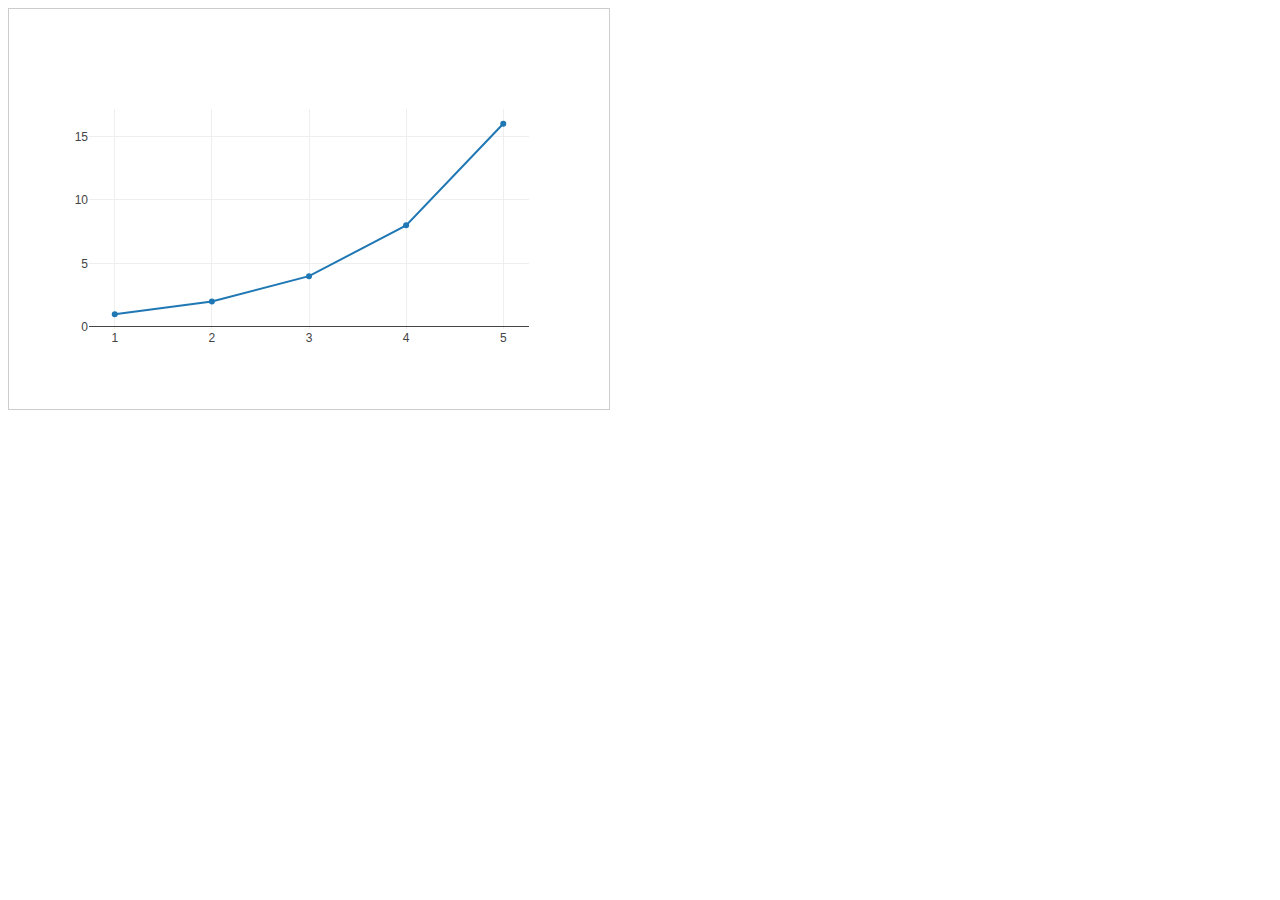
<file: 1. HelloPlotly page7~12/index.html>
<html>
    <head>
        <!-- 註解：將網頁字元編碼轉譯成 "utf-8" -->
        <meta charset="utf-8">
        <!-- 註解：網頁標題 -->
        <title>Page7~12</title>
        <!-- 註解：引入本地 style.css 程式 -->
        <link rel="stylesheet" href="style.css">
    </head>
    <body>
        <!-- 註解：在頁面中新增 id 命名為 myGraph 區塊 -->
        <div id="myGraph"></div>
        <!-- 註解：Plotly 官網連結 https://plotly.com/javascript/getting-started/ -->
        <script src="https://cdn.plot.ly/plotly-2.24.1.min.js"></script>
        <!-- 註解：引入本地 main.js 程式 -->
        <script src="main.js"></script>
    </body>
</html>
</file>
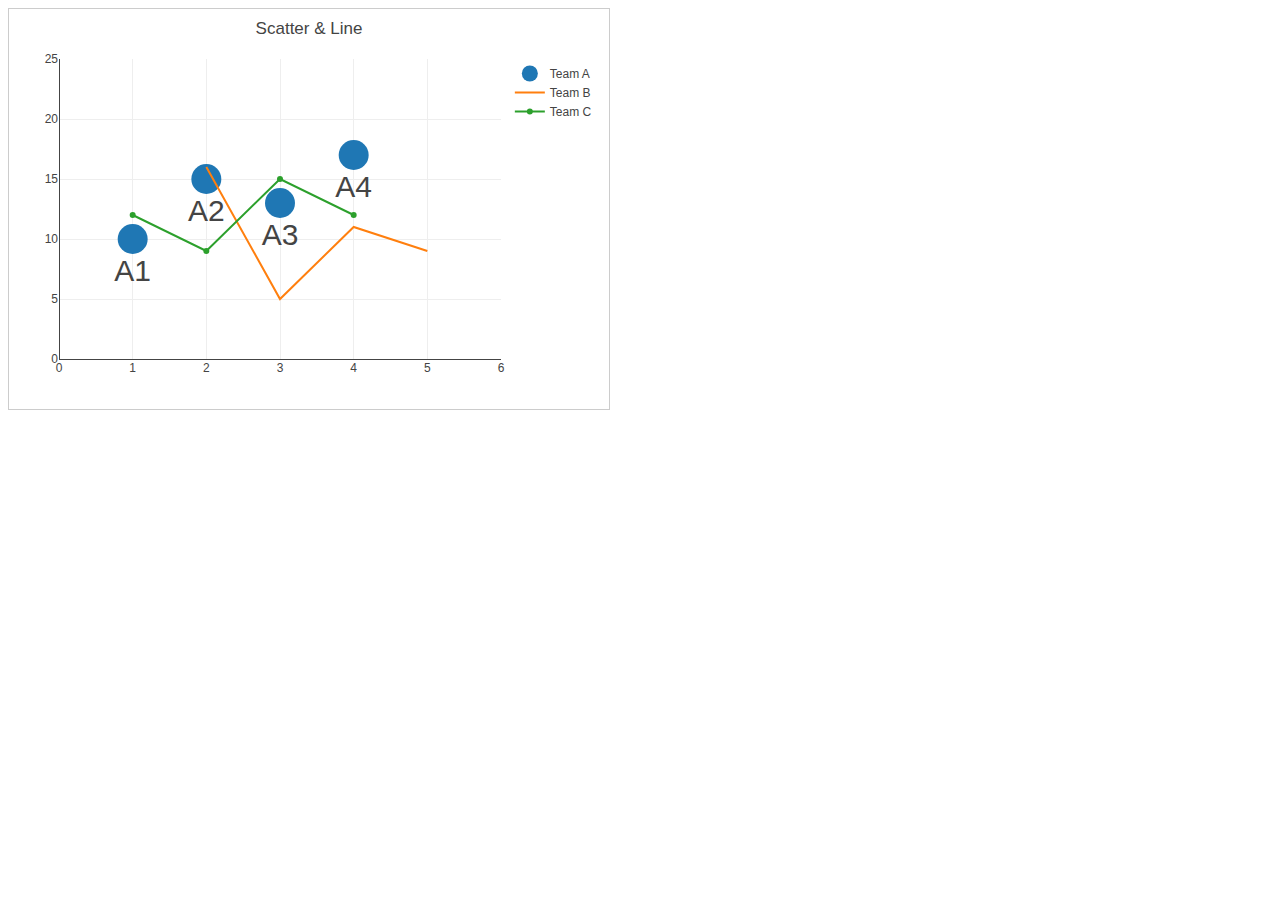
<file: 2. LineAndScatter page14~39/index.html>
<html>
    <head>
        <!-- 註解：將網頁字元編碼轉譯成 "utf-8" -->
        <meta charset="utf-8">
        <!-- 註解：網頁標題 -->
        <title>LineAndScatter page14~39</title>
        <!-- 註解：引入本地 style.css 程式 -->
        <link rel="stylesheet" href="style.css">
    </head>
    <body>
        <!-- 註解：在頁面中新增 id 命名為 myGraph 區塊 -->
        <div id="myGraph"></div>
        <!-- 註解：Plotly 官網連結 https://plotly.com/javascript/getting-started/ -->
        <script src="https://cdn.plot.ly/plotly-2.24.1.min.js"></script>
        <!-- 註解：引入本地 data.js 程式 -->
        <script src="data.js"></script>
        <!-- 註解：引入本地 main.js 程式 -->
        <script src="main.js"></script>
    </body>
</html>
</file>
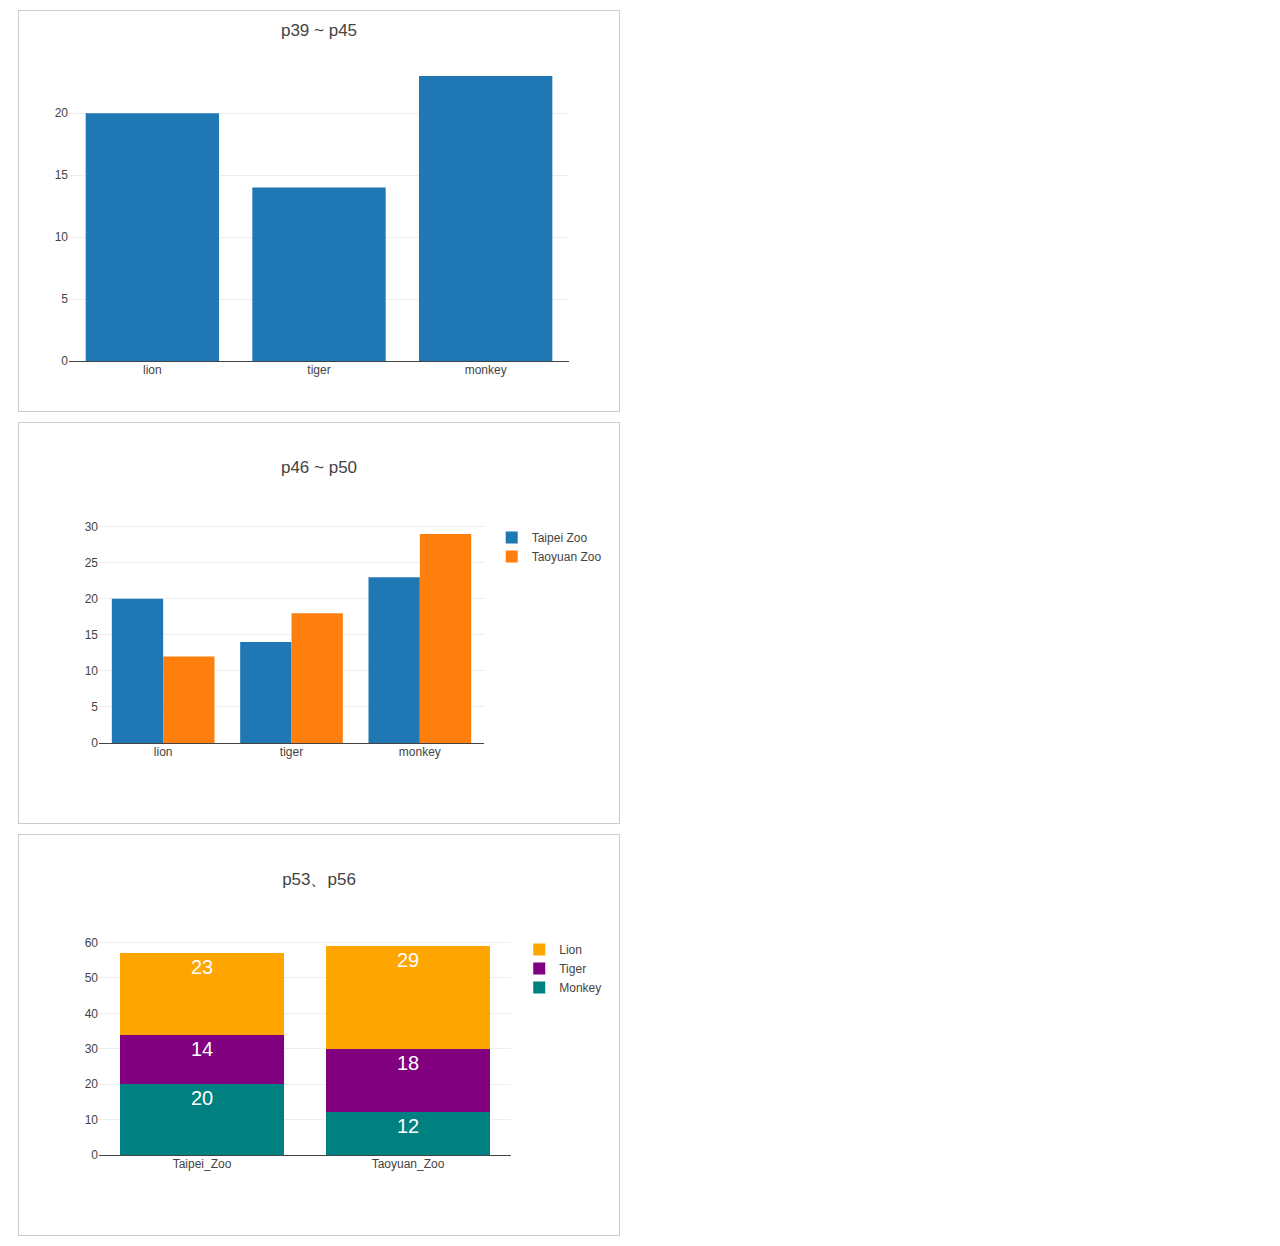
<file: 3. hello-bar-chart page39~56/index.html>
<html>
    <head>
        <!-- 註解：將網頁字元編碼轉譯成 "utf-8" -->
        <meta charset="utf-8">
        <!-- 註解：網頁標題 -->
        <title>hello-bar-chart page39~56</title>
        <!-- 註解：引入本地 style.css 程式 -->
        <link rel="stylesheet" href="style.css">
    </head>
    <body>
        <!-- 註解：在頁面中新增 id 命名為 myGraph 區塊 p39 ~ p45-->
        <div id="myGraph"></div>
        <!-- 註解：在頁面中新增 id 命名為 myGraph2 區塊 p46 ~ p50-->
        <div id="myGraph2"></div>
        <!-- 註解：在頁面中新增 id 命名為 test1 區塊 p53 ~ p56-->
        <div id="test"></div>


        <!-- 註解：Plotly 官網連結 https://plotly.com/javascript/getting-started/ -->
        <script src="https://cdn.plot.ly/plotly-2.24.1.min.js"></script>
        <!-- 註解：引入本地 data.js 程式 -->
        <script src="data.js"></script>
        <!-- 註解：引入本地 main.js 程式 -->
        <script src="main.js"></script>
    </body>
</html>
</file>
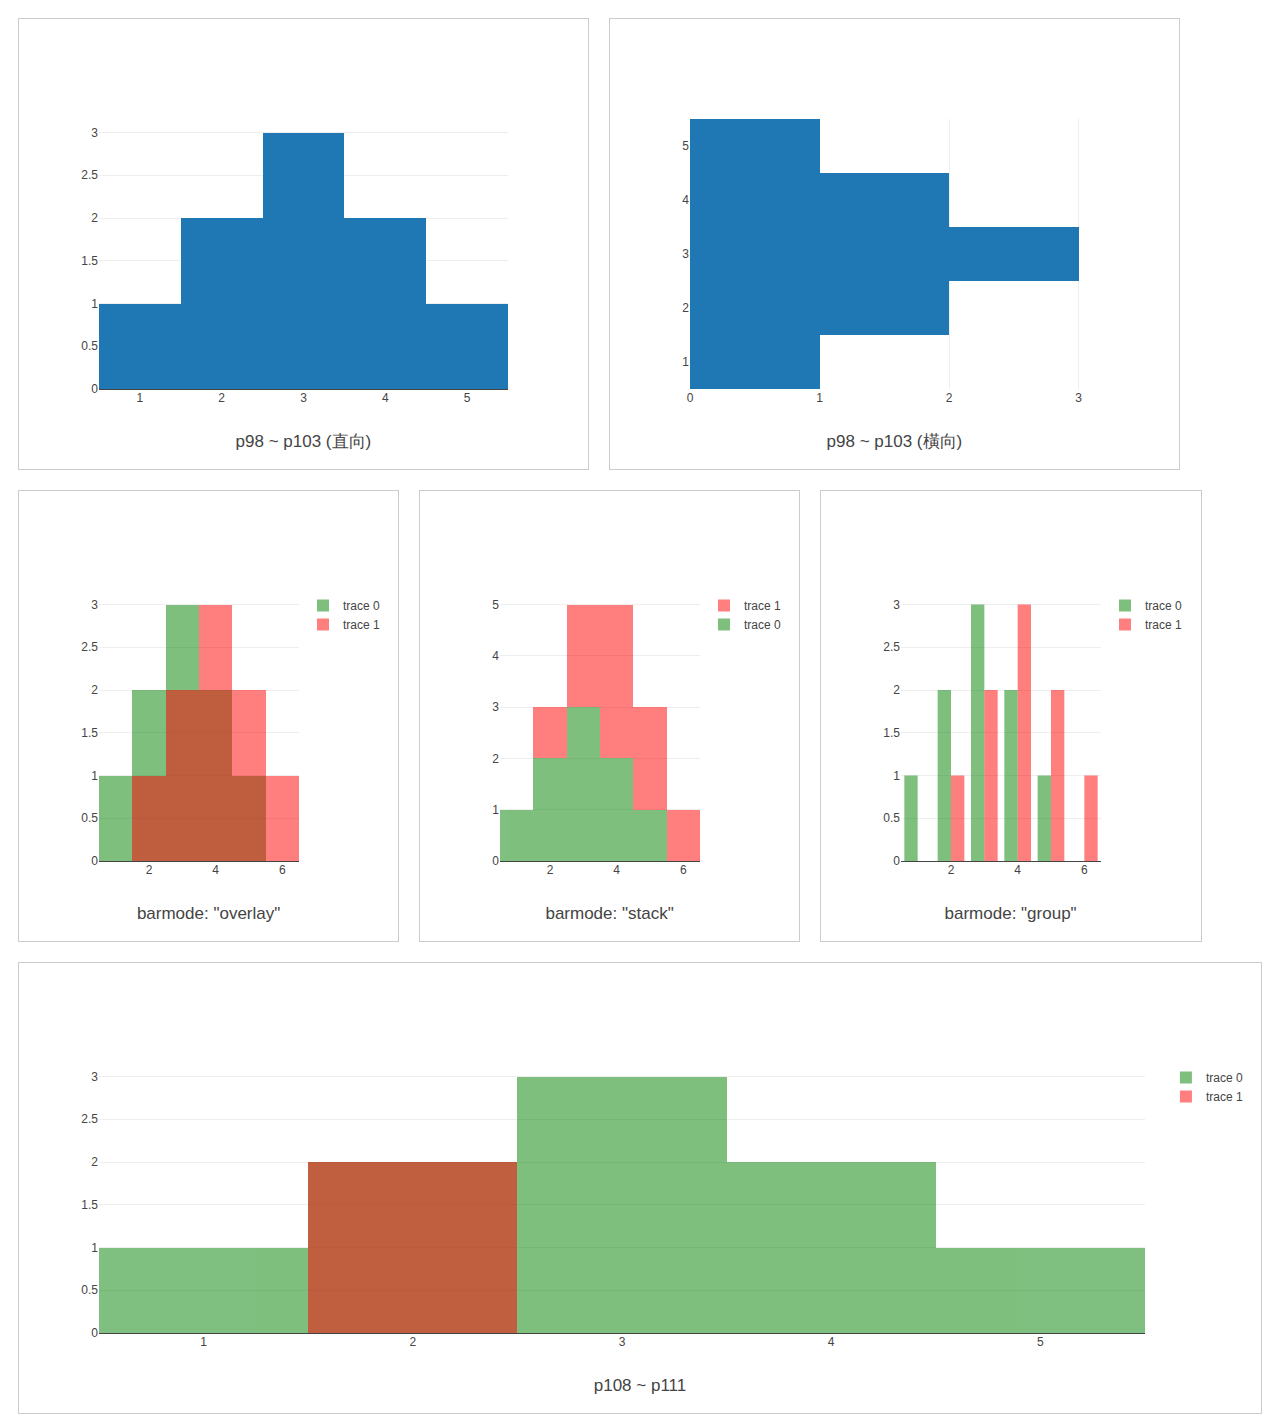
<file: 4. hello-histogram page95~111/index.html>
<html>
    <head>
        <!-- 註解：將網頁字元編碼轉譯成 "utf-8" -->
        <meta charset="utf-8">
        <!-- 註解：網頁標題 -->
        <title>hello-histogram page95~111</title>
        <!-- 註解：引入本地 style.css 程式 -->
        <link rel="stylesheet" href="style.css">
    </head>
    <body>
        <!-- p98 ~ p103-->
        <div id="myGraph">
            <div id="straight"></div>
            <div id="horizontal"></div>
        </div>

        <!-- p104 ~ p107 -->
         <div id="myGraph2">
            <div id="overlay"></div>
            <div id="stack"></div>
            <div id="group"></div>
         </div>

         <!-- p108 ~ p111 -->
          <div id="myGraph3"></div>

        <!-- 註解：Plotly 官網連結 https://plotly.com/javascript/getting-started/ -->
        <script src="https://cdn.plot.ly/plotly-2.24.1.min.js"></script>
        <!-- 註解：引入本地 data.js 程式 -->
        <script src="data.js"></script>
        <!-- 註解：引入本地 main.js 程式 -->
        <script src="main.js"></script>
    </body>
</html>
</file>
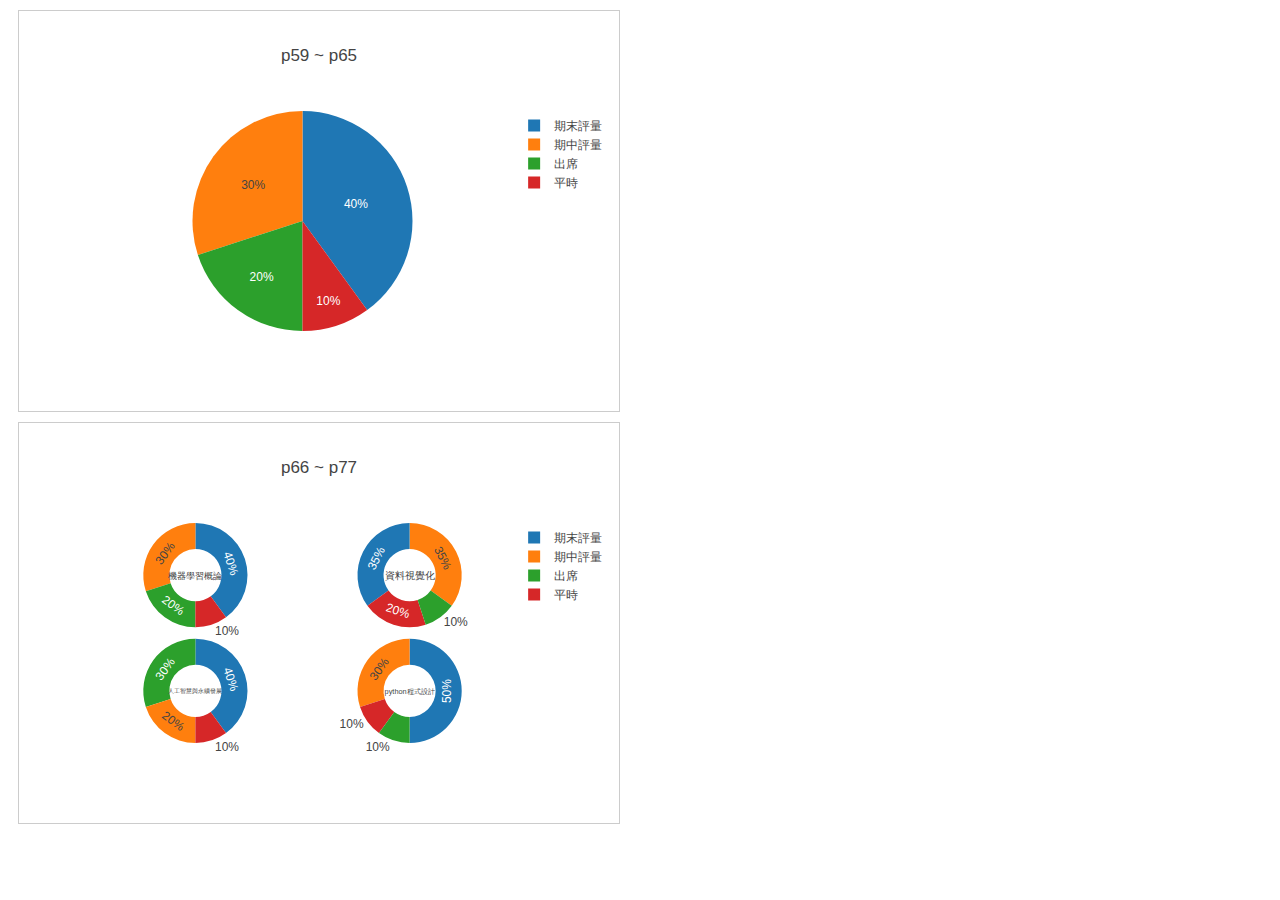
<file: 4. hello-pie-chart page58~77/index.html>
<html>
    <head>
        <!-- 註解：將網頁字元編碼轉譯成 "utf-8" -->
        <meta charset="utf-8">
        <!-- 註解：網頁標題 -->
        <title>hello-bar-chart page39~56</title>
        <!-- 註解：引入本地 style.css 程式 -->
        <link rel="stylesheet" href="style.css">
    </head>
    <body>
        <!-- 註解：在頁面中新增 id 命名為 myGraph 區塊-->
        <div id="myGraph"></div>
        <!-- 註解：在頁面中新增 id 命名為 myGraph1 區塊-->
        <div id="myGraph2"></div>
        <!-- 註解：在頁面中新增 id 命名為 test 區塊-->
        <div>
            <span id="test_pie1"></span>
            <span id="test_pie2"></span>
            <span id="test_pie3"></span>
        </div>

        <!-- 註解：Plotly 官網連結 https://plotly.com/javascript/getting-started/ -->
        <script src="https://cdn.plot.ly/plotly-2.24.1.min.js"></script>
        <!-- 註解：引入本地 data.js 程式 -->
        <script src="data.js"></script>
        <!-- 註解：引入本地 main.js 程式 -->
        <script src="main.js"></script>
    </body>
</html>
</file>
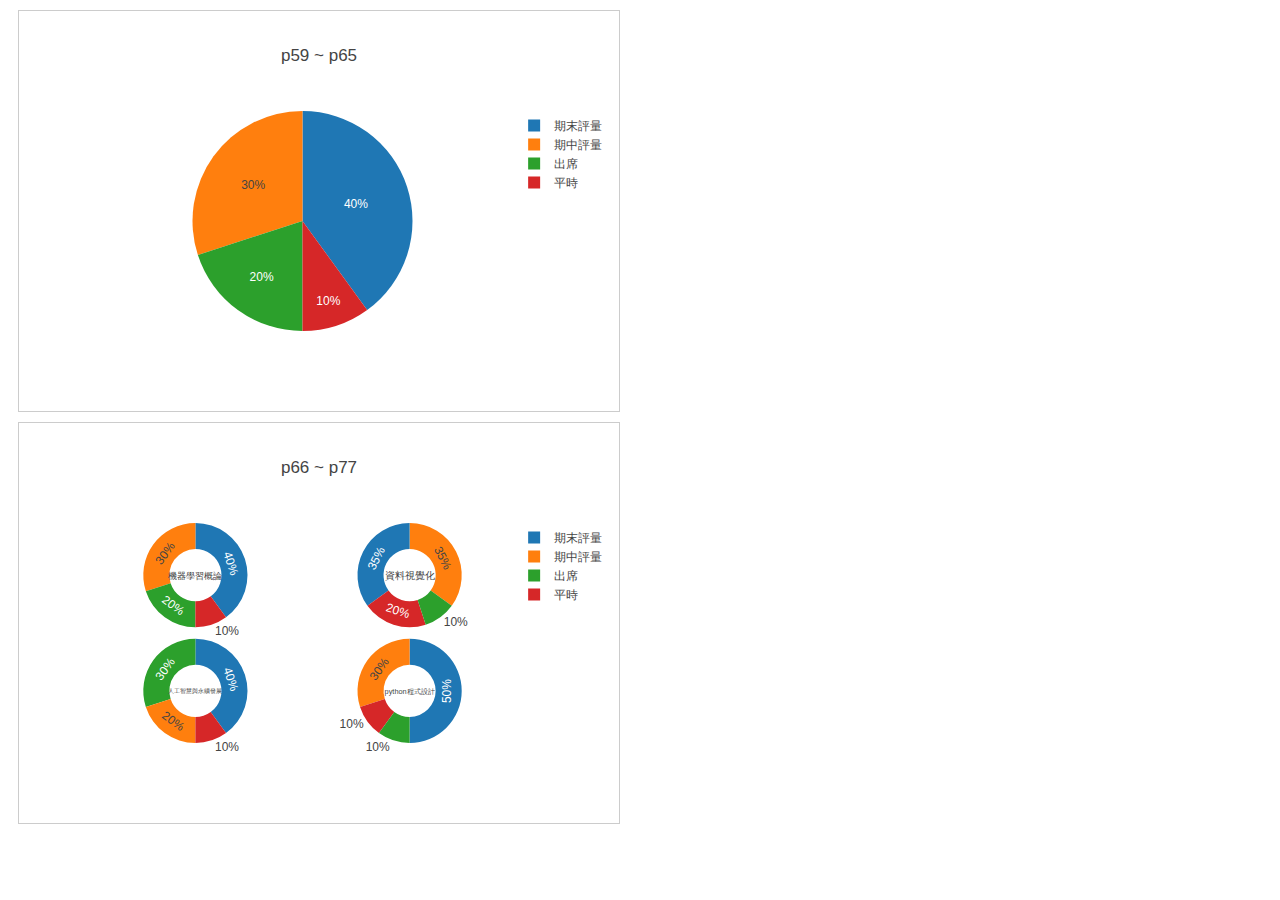
<file: 5. hello-pie-chart page58~77/index.html>
<html>
    <head>
        <!-- 註解：將網頁字元編碼轉譯成 "utf-8" -->
        <meta charset="utf-8">
        <!-- 註解：網頁標題 -->
        <title>hello-pie-chart page58~77</title>
        <!-- 註解：引入本地 style.css 程式 -->
        <link rel="stylesheet" href="style.css">
    </head>
    <body>
        <!-- 註解：在頁面中新增 id 命名為 myGraph 區塊-->
        <div id="myGraph"></div>
        <!-- 註解：在頁面中新增 id 命名為 myGraphㄉ 區塊-->
        <div id="myGraph2"></div>

        <!-- 註解：Plotly 官網連結 https://plotly.com/javascript/getting-started/ -->
        <script src="https://cdn.plot.ly/plotly-2.24.1.min.js"></script>
        <!-- 註解：引入本地 data.js 程式 -->
        <script src="data.js"></script>
        <!-- 註解：引入本地 main.js 程式 -->
        <script src="main.js"></script>
    </body>
</html>
</file>
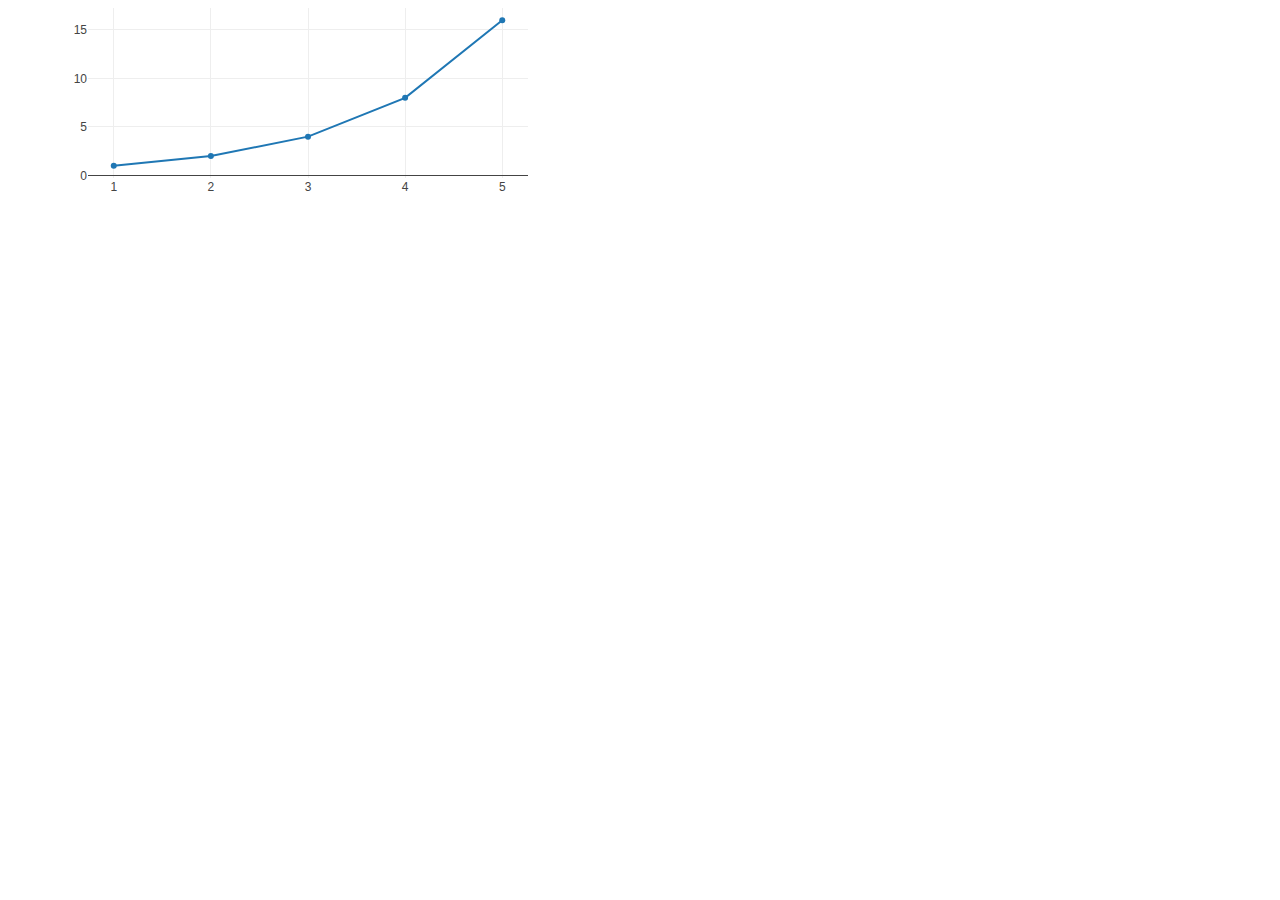
<file: HelloPlotly/page7~12/index.html>
<html>
    <head>
        <meta charset="utf-8">
        <title>Page7~12</title>
        <link rel="stylesheet" href="style.css">
    </head>
    <body>
        <div id="myGraph"></div>
        <script src="https://cdn.plot.ly/plotly-2.24.1.min.js"></script>
        <script src="main.js"></script>
    </body>
</html>
</file>
<file: 1. HelloPlotly page7~12/style.css>
/* 設定 index.html id 命名為 ‘myGraph’ div區塊 */
#myGraph {
    width: 600px;  /* 寬度 */
    height: 400px; /* 高度 */
    border: 1px solid #ccc; /* 邊寬 */
}
</file>
<file: 2. LineAndScatter page14~39/style.css>
#myGraph {
    width: 600px;  /* 寬度 */
    height: 400px; /* 高度 */
    border: 1px solid #ccc; /* 邊寬 */
}
</file>
<file: 3. hello-bar-chart page39~56/style.css>
/* 設定 index.html id 命名為 ‘myGraph’ div區塊 */
#myGraph {
    width: 600px;  /* 寬度 */
    height: 400px; /* 高度 */
    border: 1px solid #ccc; /* 邊寬 */
    margin: 10px;  /* 周圍距離 */
}

#myGraph2 {
    width: 600px;  /* 寬度 */
    height: 400px; /* 高度 */
    border: 1px solid #ccc; /* 邊寬 */
    margin: 10px;  /* 周圍距離 */
}

#test {
    width: 600px;  /* 寬度 */
    height: 400px; /* 高度 */
    border: 1px solid #ccc; /* 邊寬 */
    margin: 10px;  /* 周圍距離 */
}
</file>
<file: 4. hello-histogram page95~111/style.css>
#myGraph2,#myGraph {
    display: flex;
}
#straight,#horizontal {
    width: 45%;
}

#overlay,#stack,#group {
    width: 30%;   
}

#straight,#horizontal,#overlay,#stack,#group,#myGraph3 {
    border: 1px solid #ccc;
    margin: 10px;
}
</file>
<file: 4. hello-pie-chart page58~77/style.css>
#myGraph {
    width: 600px;  /* 寬度 */
    height: 400px; /* 高度 */
    border: 1px solid #ccc; /* 邊寬 */
    margin: 10px;  /* 周圍距離 */
}

#myGraph2 {
    width: 600px;  /* 寬度 */
    height: 400px; /* 高度 */
    border: 1px solid #ccc; /* 邊寬 */
    margin: 10px;  /* 周圍距離 */
}
</file>
<file: 5. hello-pie-chart page58~77/style.css>
#myGraph {
    width: 600px;  /* 寬度 */
    height: 400px; /* 高度 */
    border: 1px solid #ccc; /* 邊寬 */
    margin: 10px;  /* 周圍距離 */
}

#myGraph2 {
    width: 600px;  /* 寬度 */
    height: 400px; /* 高度 */
    border: 1px solid #ccc; /* 邊寬 */
    margin: 10px;  /* 周圍距離 */
}
</file>
<file: HelloPlotly/page7~12/style.css>
#myGraph {
    width: 600px;
    height: 250px;
}
</file>
